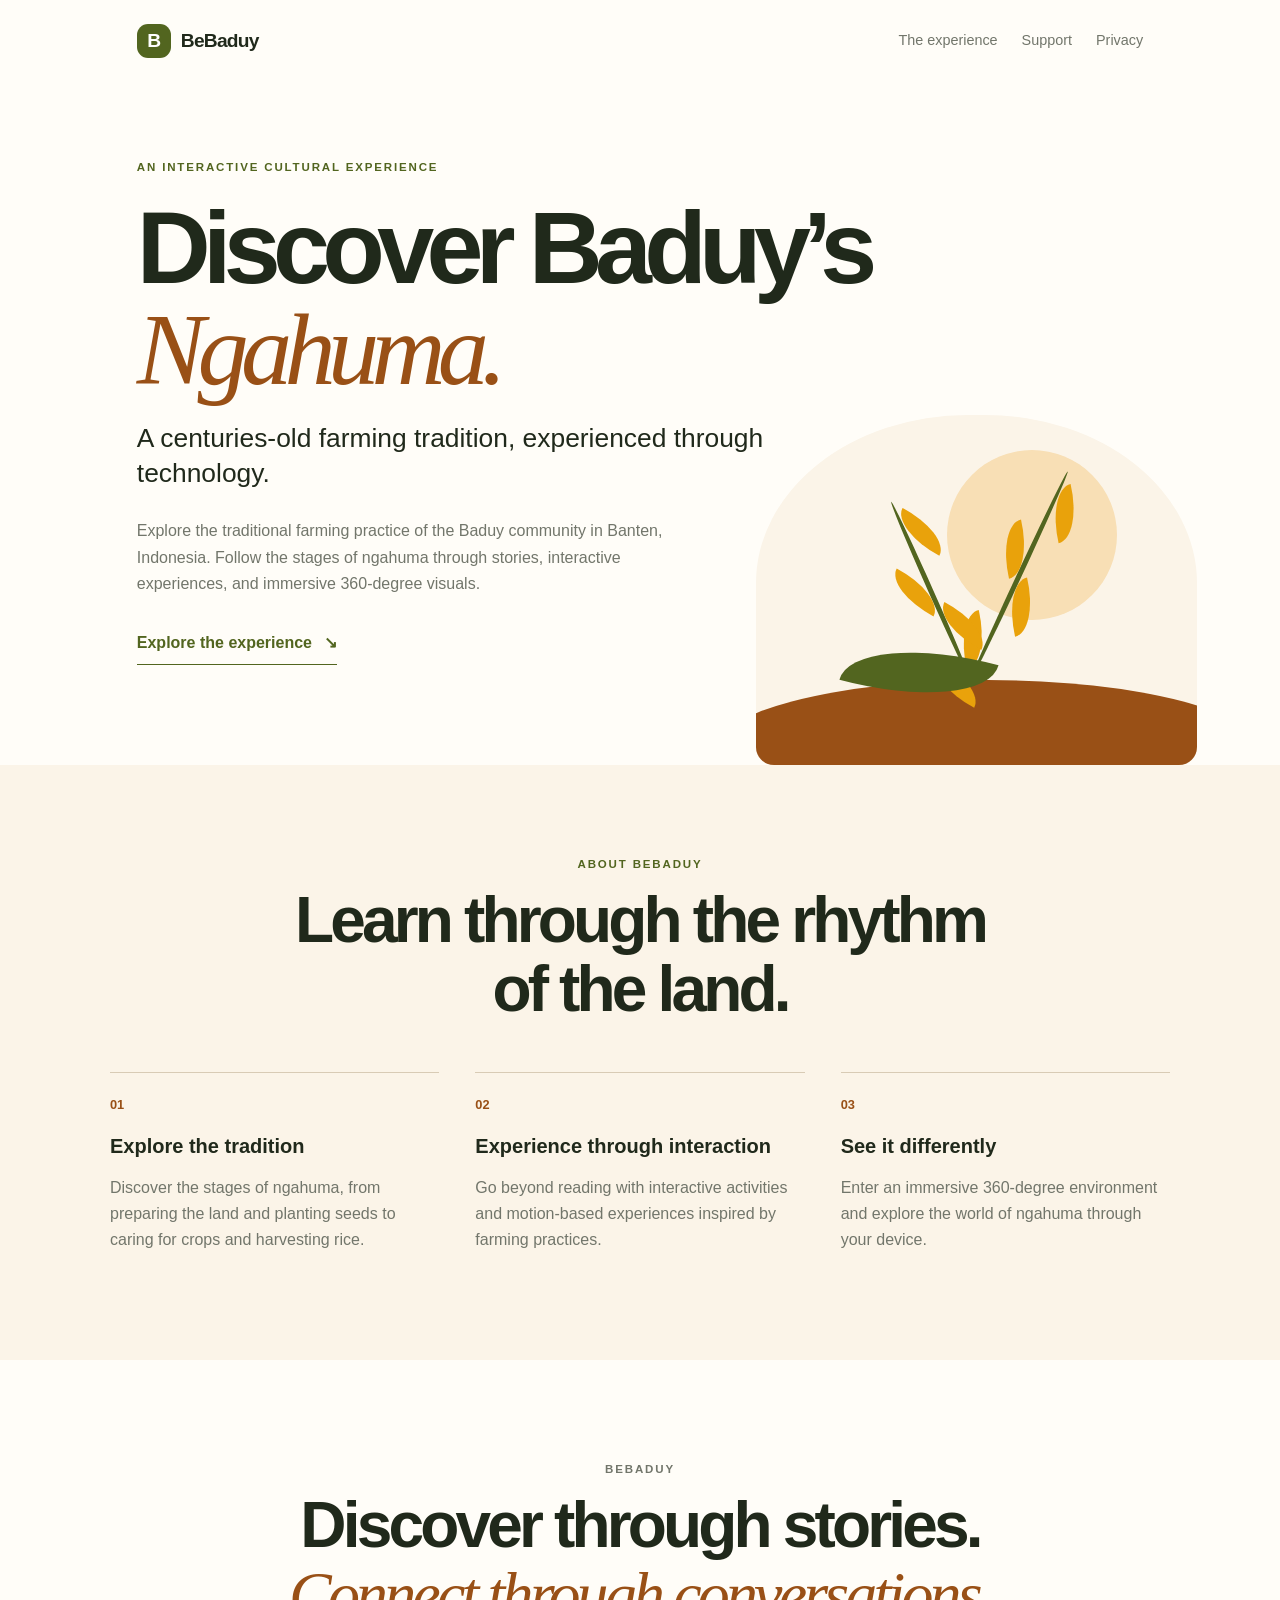
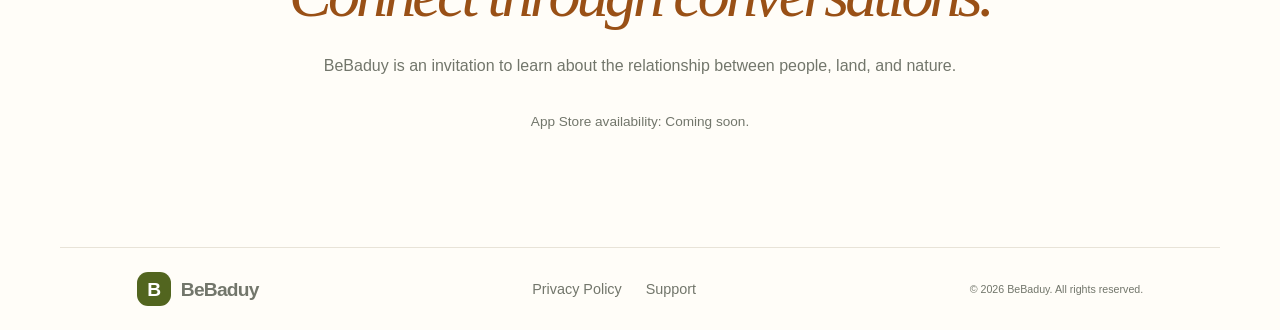
<file: index.html>
<!doctype html>
<html lang="en">
<head>
  <meta charset="utf-8">
  <meta name="viewport" content="width=device-width, initial-scale=1">
  <meta name="description" content="Discover ngahuma, the traditional farming practice of the Baduy community, through an interactive cultural experience.">
  <title>BeBaduy — Discover Baduy's Ngahuma</title>
  <link rel="stylesheet" href="style.css">
</head>
<body>
  <header class="site-header">
    <a class="brand" href="./" aria-label="BeBaduy home"><span class="brand-mark">B</span> BeBaduy</a>
    <nav aria-label="Main navigation">
      <a href="#experience">The experience</a>
      <a href="support.html">Support</a>
      <a href="privacy-policy.html">Privacy</a>
    </nav>
  </header>

  <main>
    <section class="hero">
      <p class="eyebrow">AN INTERACTIVE CULTURAL EXPERIENCE</p>
      <h1>Discover Baduy’s <em>Ngahuma.</em></h1>
      <p class="lead">A centuries-old farming tradition, experienced through technology.</p>
      <p class="intro">Explore the traditional farming practice of the Baduy community in Banten, Indonesia. Follow the stages of ngahuma through stories, interactive experiences, and immersive 360-degree visuals.</p>
      <a class="text-link" href="#experience">Explore the experience <span aria-hidden="true">↘</span></a>
      <div class="hero-art" role="img" aria-label="Abstract illustration inspired by rice grains and the land">
        <div class="sun"></div><div class="field"></div>
        <div class="stalk stalk-one"><i></i><i></i><i></i><i></i></div>
        <div class="stalk stalk-two"><i></i><i></i><i></i><i></i></div>
        <div class="leaf"></div>
      </div>
    </section>

    <section class="experience" id="experience">
      <p class="eyebrow">ABOUT BEBADUY</p>
      <h2>Learn through the rhythm of the land.</h2>
      <div class="feature-grid">
        <article><span class="number">01</span><h3>Explore the tradition</h3><p>Discover the stages of ngahuma, from preparing the land and planting seeds to caring for crops and harvesting rice.</p></article>
        <article><span class="number">02</span><h3>Experience through interaction</h3><p>Go beyond reading with interactive activities and motion-based experiences inspired by farming practices.</p></article>
        <article><span class="number">03</span><h3>See it differently</h3><p>Enter an immersive 360-degree environment and explore the world of ngahuma through your device.</p></article>
      </div>
    </section>

    <section class="closing">
      <p class="eyebrow">BEBADUY</p>
      <h2>Discover through stories.<br><em>Connect through conversations.</em></h2>
      <p>BeBaduy is an invitation to learn about the relationship between people, land, and nature.</p>
      <p class="availability">App Store availability: Coming soon.</p>
    </section>
  </main>

  <footer>
    <a class="brand" href="./"><span class="brand-mark">B</span> BeBaduy</a>
    <div class="footer-links"><a href="privacy-policy.html">Privacy Policy</a><a href="support.html">Support</a></div>
    <small>© 2026 BeBaduy. All rights reserved.</small>
  </footer>
</body>
</html>
</file>
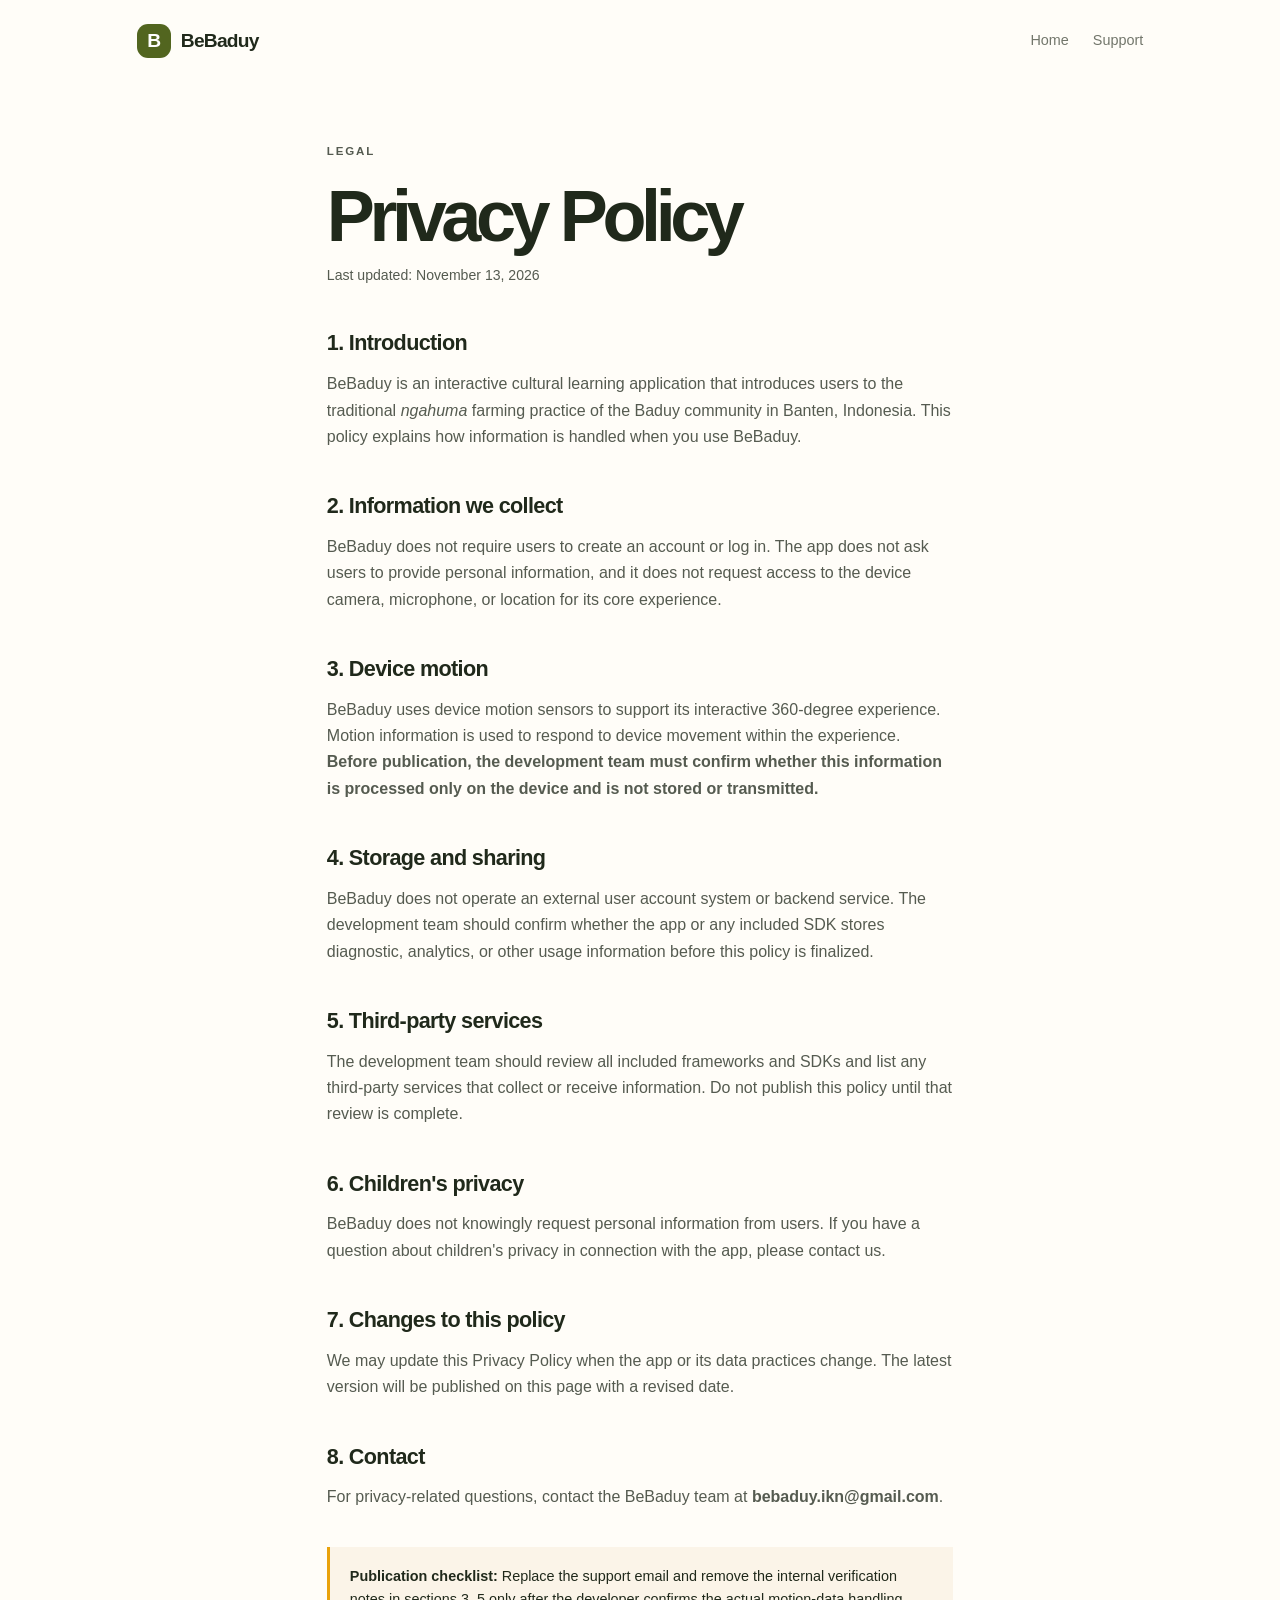
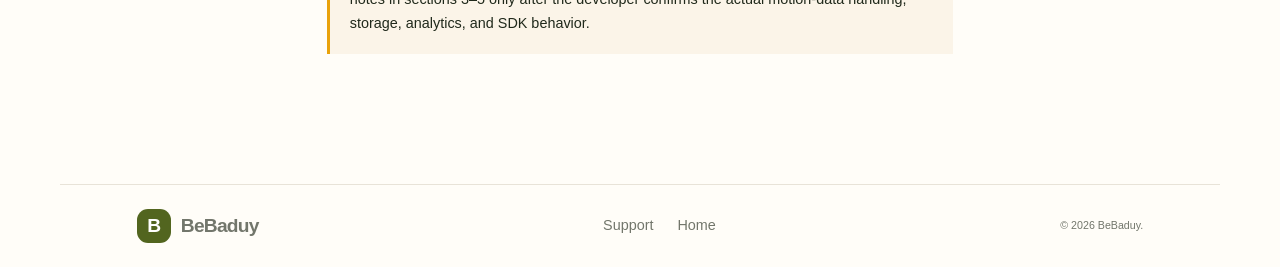
<file: privacy-policy.html>
<!doctype html>
<html lang="en">
<head>
  <meta charset="utf-8">
  <meta name="viewport" content="width=device-width, initial-scale=1">
  <meta name="description" content="BeBaduy Privacy Policy.">
  <title>Privacy Policy — BeBaduy</title>
  <link rel="stylesheet" href="style.css">
</head>
<body>
  <header class="site-header">
    <a class="brand" href="./"><span class="brand-mark">B</span> BeBaduy</a>
    <nav aria-label="Main navigation"><a href="./">Home</a><a href="support.html">Support</a></nav>
  </header>
  <main class="document">
    <p class="eyebrow">LEGAL</p>
    <h1>Privacy Policy</h1>
    <p class="muted">Last updated: November 13, 2026</p>

    <h2>1. Introduction</h2>
    <p>BeBaduy is an interactive cultural learning application that introduces users to the traditional <em>ngahuma</em> farming practice of the Baduy community in Banten, Indonesia. This policy explains how information is handled when you use BeBaduy.</p>

    <h2>2. Information we collect</h2>
    <p>BeBaduy does not require users to create an account or log in. The app does not ask users to provide personal information, and it does not request access to the device camera, microphone, or location for its core experience.</p>

    <h2>3. Device motion</h2>
    <p>BeBaduy uses device motion sensors to support its interactive 360-degree experience. Motion information is used to respond to device movement within the experience. <strong>Before publication, the development team must confirm whether this information is processed only on the device and is not stored or transmitted.</strong></p>

    <h2>4. Storage and sharing</h2>
    <p>BeBaduy does not operate an external user account system or backend service. The development team should confirm whether the app or any included SDK stores diagnostic, analytics, or other usage information before this policy is finalized.</p>

    <h2>5. Third-party services</h2>
    <p>The development team should review all included frameworks and SDKs and list any third-party services that collect or receive information. Do not publish this policy until that review is complete.</p>

    <h2>6. Children's privacy</h2>
    <p>BeBaduy does not knowingly request personal information from users. If you have a question about children's privacy in connection with the app, please contact us.</p>

    <h2>7. Changes to this policy</h2>
    <p>We may update this Privacy Policy when the app or its data practices change. The latest version will be published on this page with a revised date.</p>

    <h2>8. Contact</h2>
    <p>For privacy-related questions, contact the BeBaduy team at <strong>bebaduy.ikn@gmail.com</strong>.</p>

    <div class="notice"><strong>Publication checklist:</strong> Replace the support email and remove the internal verification notes in sections 3–5 only after the developer confirms the actual motion-data handling, storage, analytics, and SDK behavior.</div>
  </main>
  <footer><a class="brand" href="./"><span class="brand-mark">B</span> BeBaduy</a><div class="footer-links"><a href="support.html">Support</a><a href="./">Home</a></div><small>© 2026 BeBaduy.</small></footer>
</body>
</html>
</file>
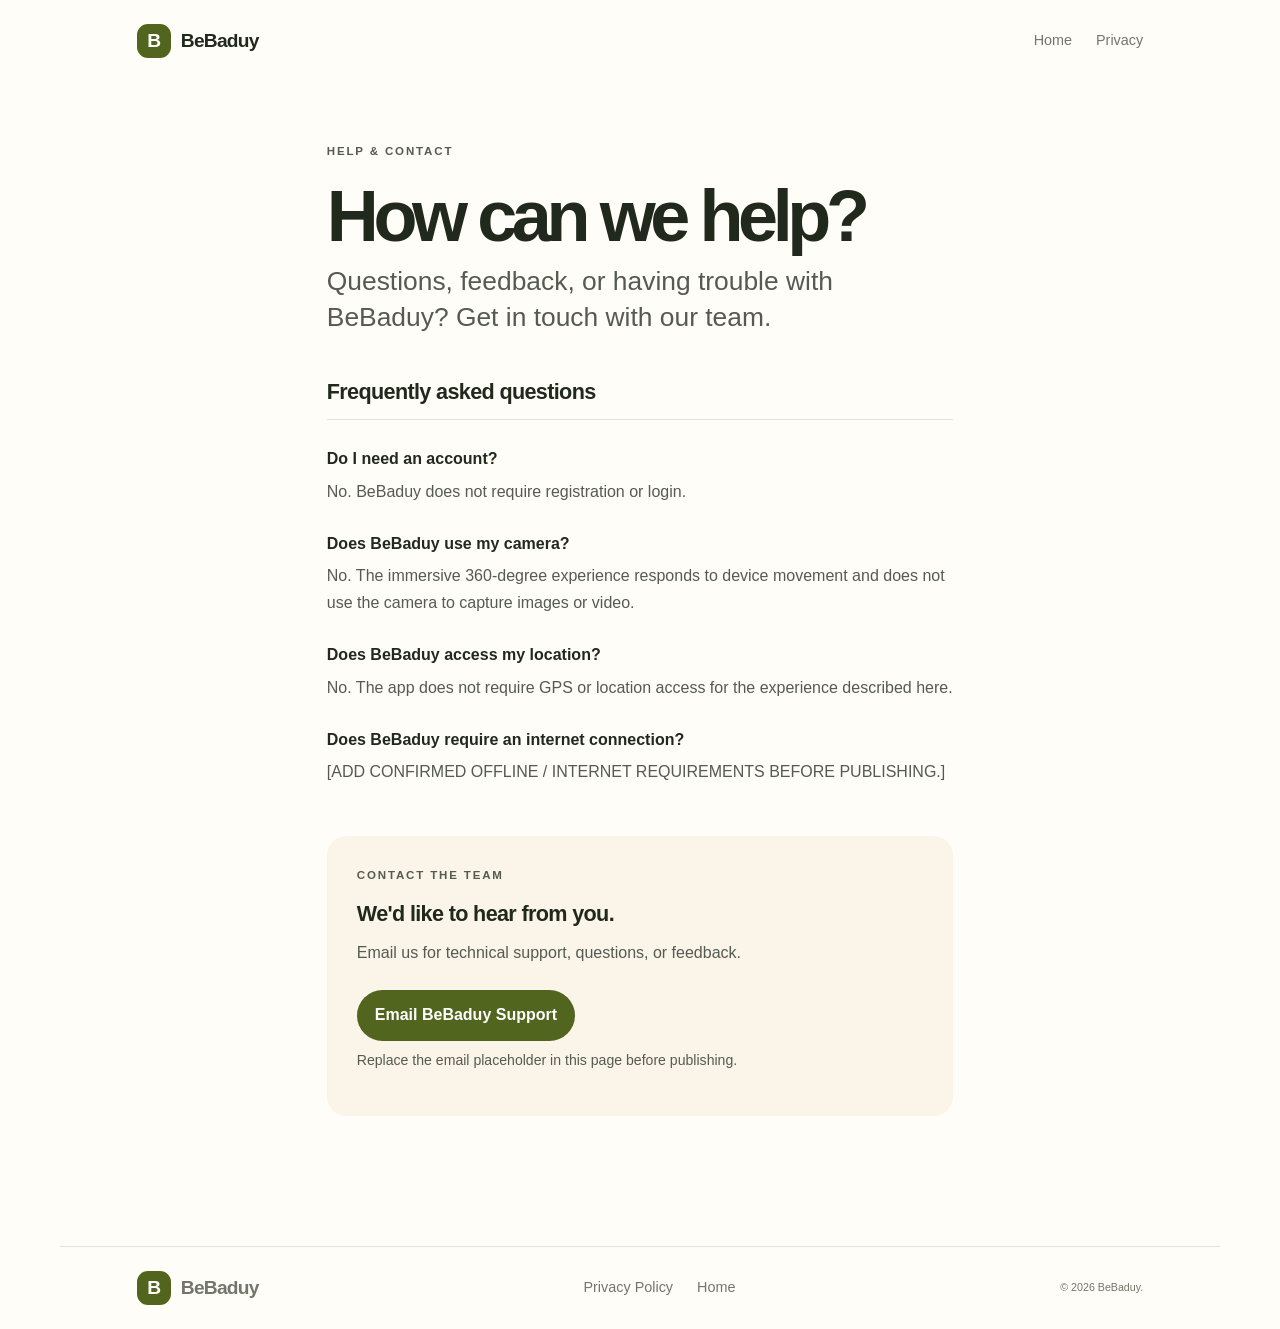
<file: support.html>
<!doctype html>
<html lang="en">
<head>
  <meta charset="utf-8">
  <meta name="viewport" content="width=device-width, initial-scale=1">
  <meta name="description" content="Get help with the BeBaduy app.">
  <title>Support — BeBaduy</title>
  <link rel="stylesheet" href="style.css">
</head>
<body>
  <header class="site-header">
    <a class="brand" href="./"><span class="brand-mark">B</span> BeBaduy</a>
    <nav aria-label="Main navigation"><a href="./">Home</a><a href="privacy-policy.html">Privacy</a></nav>
  </header>
  <main class="document">
    <p class="eyebrow">HELP & CONTACT</p>
    <h1>How can we help?</h1>
    <p class="lead">Questions, feedback, or having trouble with BeBaduy? Get in touch with our team.</p>

    <h2>Frequently asked questions</h2>
    <section class="faq">
      <h3>Do I need an account?</h3>
      <p>No. BeBaduy does not require registration or login.</p>
      <h3>Does BeBaduy use my camera?</h3>
      <p>No. The immersive 360-degree experience responds to device movement and does not use the camera to capture images or video.</p>
      <h3>Does BeBaduy access my location?</h3>
      <p>No. The app does not require GPS or location access for the experience described here.</p>
      <h3>Does BeBaduy require an internet connection?</h3>
      <p>[ADD CONFIRMED OFFLINE / INTERNET REQUIREMENTS BEFORE PUBLISHING.]</p>
    </section>

    <section class="contact-card">
      <p class="eyebrow">CONTACT THE TEAM</p>
      <h2>We'd like to hear from you.</h2>
      <p>Email us for technical support, questions, or feedback.</p>
      <a class="button" href="mailto:bebaduy.ikn@gmail.com">Email BeBaduy Support</a>
      <p class="muted small">Replace the email placeholder in this page before publishing.</p>
    </section>
  </main>
  <footer><a class="brand" href="./"><span class="brand-mark">B</span> BeBaduy</a><div class="footer-links"><a href="privacy-policy.html">Privacy Policy</a><a href="./">Home</a></div><small>© 2026 BeBaduy.</small></footer>
</body>
</html>
</file>
<file: style.css>
:root{--ink:#20291b;--green:#52651f;--gold:#e9a20b;--soil:#995016;--cream:#fbf4e8;--paper:#fffdf8;--muted:#72766b}
*{box-sizing:border-box}
html{scroll-behavior:smooth}
body{margin:0;background:var(--paper);color:var(--ink);font-family:-apple-system,BlinkMacSystemFont,"Segoe UI",sans-serif;line-height:1.65}
a{color:inherit}
.site-header,footer{max-width:1160px;margin:auto;padding:24px 6%;display:flex;align-items:center;justify-content:space-between;gap:24px}
.brand{text-decoration:none;font-weight:800;letter-spacing:-.04em;font-size:1.2rem;display:flex;align-items:center;gap:10px}
.brand-mark{display:inline-grid;place-items:center;width:34px;height:34px;border-radius:11px;background:var(--green);color:#fff;font-weight:800}
nav,.footer-links{display:flex;gap:24px;flex-wrap:wrap}
nav a,.footer-links a{font-size:.9rem;text-decoration:none;color:var(--muted)}
nav a:hover,.footer-links a:hover{color:var(--green)}
.hero{max-width:1160px;margin:auto;padding:76px 6% 100px;position:relative;min-height:620px;overflow:hidden}
.eyebrow{font-size:.72rem;letter-spacing:.16em;font-weight:800;color:var(--green)}
h1,h2,h3,p{margin-top:0}
h1{font-size:clamp(3.2rem,8vw,6.7rem);line-height:.99;letter-spacing:-.075em;max-width:760px;margin:20px 0}
h1 em,h2 em{font-family:Georgia,serif;font-weight:400;color:var(--soil)}
.lead{font-size:clamp(1.2rem,2.5vw,1.65rem);max-width:630px;line-height:1.35}
.intro{max-width:570px;color:var(--muted);margin:24px 0}
.text-link{display:inline-flex;gap:12px;color:var(--green);font-weight:750;text-decoration:none;border-bottom:1px solid var(--green);padding:8px 0}
.hero-art{position:absolute;right:2%;bottom:0;width:38%;height:350px;background:var(--cream);border-radius:48% 48% 18px 18px;overflow:hidden}
.sun{position:absolute;width:170px;height:170px;border-radius:50%;background:#f8dfb5;right:18%;top:35px}
.field{position:absolute;bottom:-60px;left:-10%;width:125%;height:145px;border-radius:50% 50% 0 0;background:var(--soil)}
.stalk{position:absolute;bottom:85px;left:48%;width:5px;height:230px;background:var(--green);border-radius:100%;transform:rotate(25deg);transform-origin:bottom}
.stalk-two{transform:rotate(-24deg);height:195px}
.stalk i{position:absolute;width:25px;height:55px;background:var(--gold);border-radius:100% 0 100% 0;transform:rotate(-38deg);left:-23px}
.stalk i:nth-child(1){top:12px;left:5px}.stalk i:nth-child(2){top:65px;left:-25px}.stalk i:nth-child(3){top:115px;left:5px}.stalk i:nth-child(4){top:165px;left:-25px}
.leaf{position:absolute;bottom:65px;left:20%;width:150px;height:55px;background:var(--green);border-radius:100% 0 100% 0;transform:rotate(15deg)}
.experience{background:var(--cream);padding:90px 6%;text-align:center}
.experience h2,.closing h2{font-size:clamp(2.2rem,5vw,4rem);line-height:1.08;letter-spacing:-.06em;max-width:720px;margin:12px auto 48px}
.feature-grid{max-width:1060px;margin:auto;display:grid;grid-template-columns:repeat(3,1fr);gap:36px;text-align:left}
.feature-grid article{border-top:1px solid #d8cbb5;padding-top:18px}
.number{color:var(--soil);font-weight:800;font-size:.8rem}
.feature-grid h3{font-size:1.25rem;margin:12px 0}
.feature-grid p,.closing p{color:var(--muted)}
.closing{max-width:900px;margin:auto;text-align:center;padding:100px 6%}
.closing h2{margin-bottom:24px}
.availability{font-size:.85rem;margin-top:32px}
footer{border-top:1px solid #e8e3d8;color:var(--muted);font-size:.8rem}
.document{max-width:780px;margin:30px auto 100px;padding:30px 6%}
.document h1{font-size:clamp(2.8rem,7vw,4.5rem);margin-bottom:12px}
.document h2{font-size:1.35rem;margin:38px 0 10px;letter-spacing:-.03em}
.document h3{font-size:1rem;margin:26px 0 6px}
.document p{color:#555b50}
.muted,.small{color:var(--muted);font-size:.88rem}
.notice{margin-top:36px;padding:18px 20px;border-left:3px solid var(--gold);background:var(--cream);font-size:.9rem}
.contact-card{background:var(--cream);padding:30px;border-radius:20px;margin-top:50px}
.contact-card h2{margin:8px 0}
.button{display:inline-block;background:var(--green);color:white;text-decoration:none;padding:12px 18px;border-radius:999px;font-weight:700;margin:8px 0}
.faq{border-top:1px solid #e8e3d8}
@media(max-width:760px){.site-header{align-items:flex-start;flex-direction:column}.hero{padding-top:50px;min-height:760px}.hero-art{width:75%;height:280px;right:0}.feature-grid{grid-template-columns:1fr;gap:26px}.experience{padding:70px 7%}.closing{padding:75px 7%}footer{align-items:flex-start;flex-direction:column}.document{margin-top:10px}}
</file>
